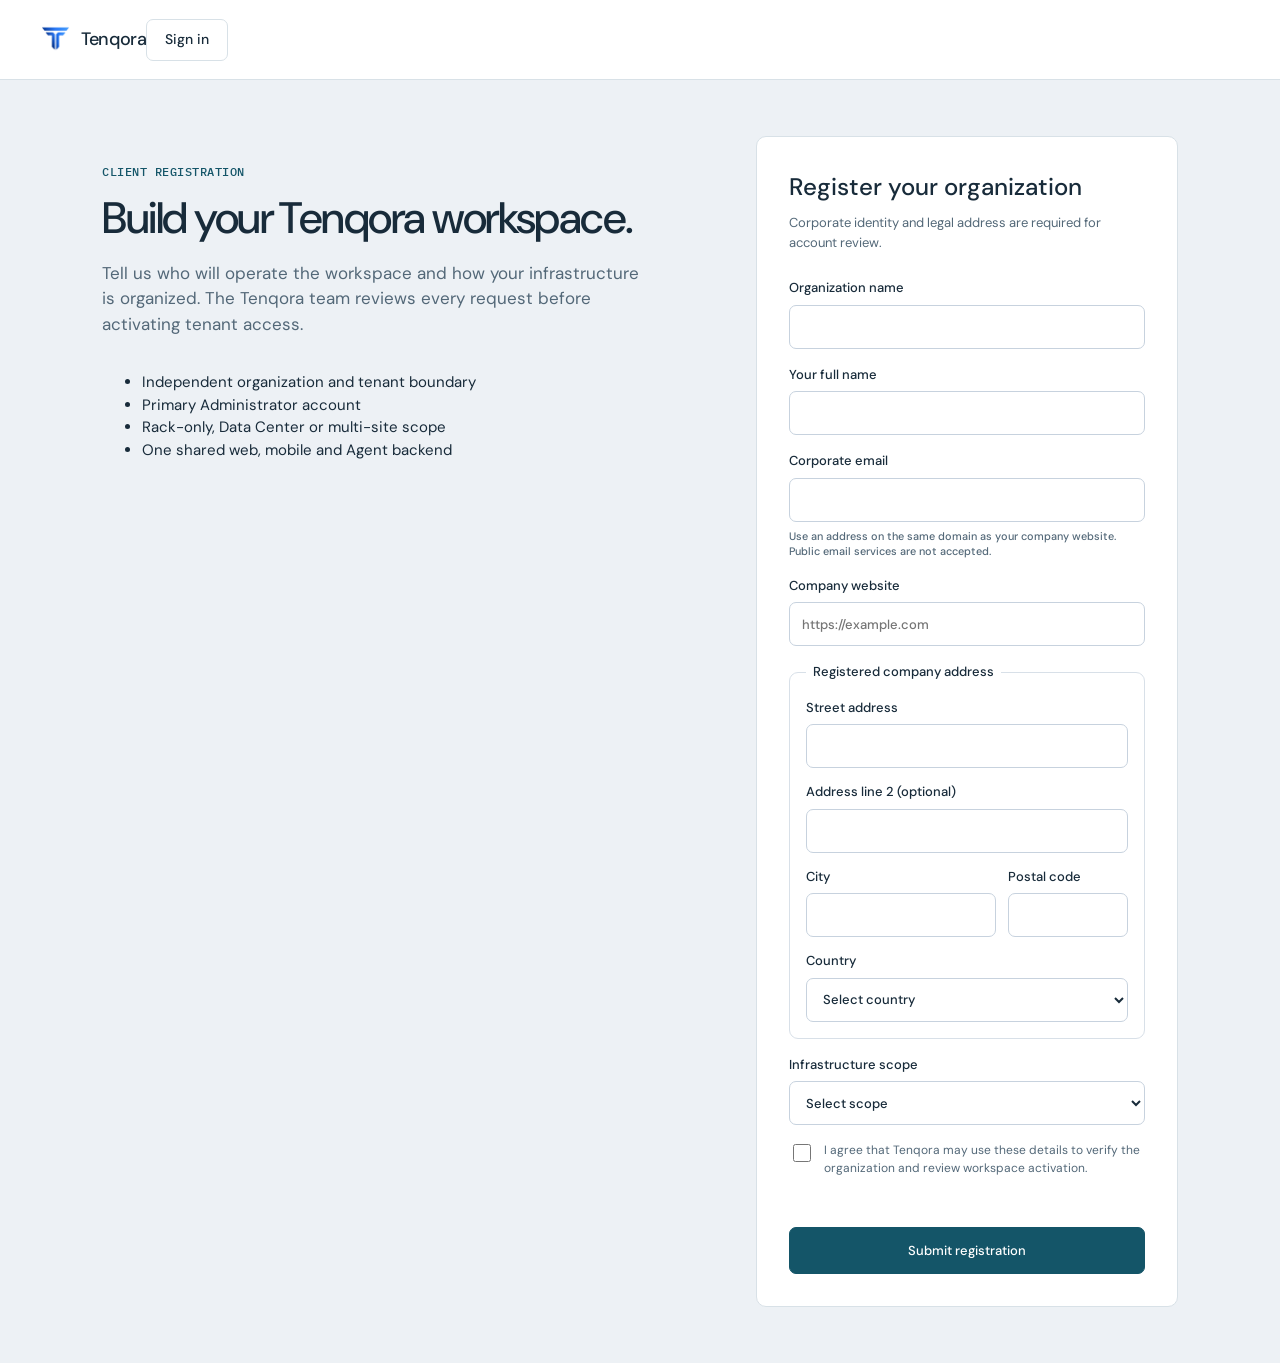
<file: register.html>
<!doctype html>
<html lang="en">
<head>
  <meta charset="utf-8">
  <meta name="viewport" content="width=device-width,initial-scale=1">
  <meta name="description" content="Register your organization for Tenqora.">
  <meta name="theme-color" content="#07111d">
  <link rel="canonical" href="https://tenqora.net/register.html">
  <link rel="manifest" href="site.webmanifest">
  <meta property="og:type" content="website">
  <meta property="og:site_name" content="Tenqora">
  <meta property="og:title" content="Register your organization — Tenqora">
  <meta property="og:description" content="Request a reviewed Tenqora workspace for one Rack, one Data Center or multiple Sites.">
  <meta property="og:url" content="https://tenqora.net/register.html">
  <meta property="og:image" content="https://tenqora.net/assets/product-equipment.png">
  <meta name="twitter:card" content="summary_large_image">
  <meta name="author" content="Tenqora">
  <title>Register · Tenqora</title>
  <link rel="icon" href="assets/tenqora-mark.png?v=2" type="image/png">
  <link rel="preconnect" href="https://fonts.googleapis.com">
  <link rel="preconnect" href="https://fonts.gstatic.com" crossorigin>
  <link href="https://fonts.googleapis.com/css2?family=DM+Sans:wght@400;500;600;700&family=IBM+Plex+Mono:wght@400;500&display=swap" rel="stylesheet">
  <link rel="stylesheet" href="styles.css?v=12">
  <link rel="stylesheet" href="register.css">
<script type="application/ld+json" id="tenqoraStructuredData">{"@context": "https://schema.org", "@graph": [{"@type": "WebPage", "@id": "https://tenqora.net/register.html#webpage", "url": "https://tenqora.net/register.html", "name": "Register · Tenqora", "description": "Register your organization for Tenqora.", "inLanguage": "en", "isPartOf": {"@id": "https://tenqora.net/#website"}}, {"@type": "BreadcrumbList", "itemListElement": [{"@type": "ListItem", "position": 1, "name": "Tenqora", "item": "https://tenqora.net/"}, {"@type": "ListItem", "position": 2, "name": "Register · Tenqora", "item": "https://tenqora.net/register.html"}]}]}</script><link rel="stylesheet" href="design-tokens.css?v=12">
<link rel="stylesheet" href="light-operations.css?v=19">
</head>
<body class="registration-page">
  <header class="site-header"><a class="brand" href="./" aria-label="Tenqora home"><img src="assets/tenqora-mark.png?v=2" alt="" width="34" height="34"><b>Tenqora</b></a><div class="header-actions"><a class="button" href="https://app.tenqora.net/login">Sign in</a></div></header>
  <main id="content" class="registration-main">
    <section class="registration-copy"><p class="eyebrow">Client registration</p><h1>Build your Tenqora workspace.</h1><p>Tell us who will operate the workspace and how your infrastructure is organized. The Tenqora team reviews every request before activating tenant access.</p><ul class="check-list"><li>Independent organization and tenant boundary</li><li>Primary Administrator account</li><li>Rack-only, Data Center or multi-site scope</li><li>One shared web, mobile and Agent backend</li></ul></section>
    <section class="registration-card" aria-labelledby="registration-title"><h2 id="registration-title">Register your organization</h2><p>Corporate identity and legal address are required for account review.</p><form id="registrationForm" class="registration-form"><label><span data-registration-copy="organization">Organization name</span><input name="organizationName" autocomplete="organization" maxlength="160" required></label><label><span data-registration-copy="contact">Your full name</span><input name="contactName" autocomplete="name" maxlength="160" required></label><label><span data-registration-copy="email">Corporate email</span><input name="email" type="email" autocomplete="email" maxlength="254" aria-describedby="corporate-email-help" required><small id="corporate-email-help" data-registration-copy="emailHelp">Use an address on the same domain as your company website. Public email services are not accepted.</small></label><label><span data-registration-copy="website">Company website</span><input name="companyWebsite" type="url" inputmode="url" autocomplete="url" placeholder="https://example.com" maxlength="500" required></label><fieldset><legend data-registration-copy="address">Registered company address</legend><label><span data-registration-copy="street">Street address</span><input name="addressLine1" autocomplete="address-line1" maxlength="200" required></label><label><span data-registration-copy="address2">Address line 2 (optional)</span><input name="addressLine2" autocomplete="address-line2" maxlength="200"></label><div class="registration-address-row"><label><span data-registration-copy="city">City</span><input name="city" autocomplete="address-level2" maxlength="120" required></label><label><span data-registration-copy="postal">Postal code</span><input name="postalCode" autocomplete="postal-code" maxlength="32" required></label></div><label><span data-registration-copy="country">Country</span><select name="country" autocomplete="country-name" required><option value="">Select country</option></select></label></fieldset><label><span>Infrastructure scope</span><select name="infrastructureMode" required><option value="">Select scope</option><option value="RACK_ONLY">One Rack</option><option value="DATA_CENTER">One Data Center</option><option value="MULTI_SITE">Multiple Sites / Data Centers</option></select></label><label class="registration-honeypot" aria-hidden="true"><span>Middle name</span><input name="middleName" tabindex="-1" autocomplete="off"></label><label class="registration-consent"><input name="consent" type="checkbox" required><span data-registration-copy="consent">I agree that Tenqora may use these details to verify the organization and review workspace activation.</span></label><p id="registrationError" class="registration-error" role="alert"></p><button class="button primary large" type="submit">Submit registration</button></form><div id="registrationSuccess" class="registration-success" hidden tabindex="-1"><b>Registration received</b><p>Your request is pending company review. We will use the verified corporate email for the activation process.</p><a class="button primary" href="https://app.tenqora.net/login">Go to sign in</a></div></section>
  </main>
  <script src="seo.js?v=2"></script><script src="register.js?v=2"></script>
</body>
</html>
</file>
<file: styles.css>
:root{--ink:#101b2a;--muted:#718095;--line:#d8e0e9;--line-dark:#2b3b4e;--page:#f4f7fa;--panel:#fff;--blue:#176df2;--blue-light:#79abff;--navy:#07111d;--navy-2:#0b1826;--green:#28b779;--amber:#e7a52d;--red:#ed6574;--radius:10px;--shadow:0 22px 60px rgba(6,20,36,.14);--content:1320px}
.capability-grid .capability-card:nth-child(n+4){grid-column:span 2}
*{box-sizing:border-box}html{scroll-behavior:smooth}body{margin:0;background:#fff;color:var(--ink);font-family:"DM Sans",sans-serif;line-height:1.5}a{color:inherit;text-decoration:none}button,input{font:inherit}img{max-width:100%}.skip-link{position:fixed;z-index:200;top:8px;left:8px;transform:translateY(-160%);padding:9px 13px;border-radius:6px;background:#fff;color:var(--ink)}.skip-link:focus{transform:none}
.site-header{position:sticky;z-index:80;top:0;display:grid;grid-template-columns:auto 1fr auto;align-items:center;height:68px;padding:0 max(24px,calc((100vw - var(--content))/2));border-bottom:1px solid rgba(72,94,119,.3);background:rgba(7,17,29,.92);color:#fff;backdrop-filter:blur(18px)}.brand{display:inline-flex;align-items:center;gap:10px}.brand img{width:31px;height:31px}.brand b{font-size:19px;letter-spacing:-.02em}.top-nav{display:flex;align-items:center;justify-content:center;gap:29px}.top-nav>a,.mega-menu>summary{color:#cad4df;font-size:13px;font-weight:500;cursor:pointer;list-style:none}.top-nav>a:hover,.top-nav>a[aria-current=page],.mega-menu>summary:hover{color:#fff}.mega-menu>summary::-webkit-details-marker{display:none}.mega-menu>summary i{font-size:10px}.mega-panel{position:absolute;top:58px;left:50%;display:grid;grid-template-columns:1.3fr .7fr;width:min(820px,calc(100vw - 48px));padding:18px;transform:translateX(-50%);border:1px solid var(--line-dark);border-radius:12px;background:#0c1927;box-shadow:0 24px 70px rgba(0,0,0,.36)}.mega-panel>div{display:grid;grid-template-columns:1fr 1fr;gap:7px;padding-right:18px}.mega-panel>div>span,.mega-panel aside>span{grid-column:1/-1;margin:2px 0 8px;color:#7890a8;font:600 9px "IBM Plex Mono";letter-spacing:.12em;text-transform:uppercase}.mega-panel>div>a{display:flex;gap:10px;padding:10px;border-radius:7px}.mega-panel>div>a:hover{background:#14263a}.mega-panel a>i{color:var(--blue-light);font-size:19px}.mega-panel a span{display:grid}.mega-panel a b{font-size:12px}.mega-panel a small{color:#8294a8;font-size:9px}.mega-panel aside{padding:19px;border:1px solid #263b50;border-radius:9px;background:#101f2e}.mega-panel aside h3{margin:12px 0 8px;font-size:22px}.mega-panel aside p{color:#95a7b9;font-size:11px}.mega-panel aside a{display:inline-flex;align-items:center;gap:5px;margin-top:15px;color:var(--blue-light);font-size:11px}.header-actions{display:flex;align-items:center;gap:12px}.plain-link{font-size:12px}.button{display:inline-flex;align-items:center;justify-content:center;gap:7px;min-height:39px;padding:0 16px;border:1px solid var(--line);border-radius:7px;background:#fff;color:var(--ink);font-size:12px;font-weight:700;transition:.2s}.button:hover{transform:translateY(-1px);box-shadow:0 8px 24px rgba(11,34,58,.13)}.button.primary{border-color:var(--blue);background:var(--blue);color:#fff}.button.secondary{border-color:#b8c7d6;background:#fff;color:#1a4f9b}.button.outline-light{border-color:#587089;background:transparent;color:#fff}.button.large{min-height:47px;padding:0 21px;font-size:13px}.icon-button{display:grid;place-items:center;width:38px;height:38px;padding:0;border:1px solid #26394c;border-radius:7px;background:transparent;color:#d3deea;cursor:pointer}.icon-button:hover{border-color:#56718c;color:#fff}.menu-toggle{display:none}.mobile-panel{position:fixed;z-index:70;inset:68px 0 auto;background:#0a1724;color:#fff}.mobile-panel nav{display:grid;max-height:calc(100vh - 68px);padding:18px;overflow:auto}.mobile-panel a{padding:13px;border-bottom:1px solid #203246}.mobile-panel .button{margin-top:12px;border:0}
.hero{max-width:none}.hero-command{display:grid;grid-template-columns:minmax(410px,.82fr) minmax(610px,1.18fr);gap:65px;min-height:695px;padding:78px max(24px,calc((100vw - var(--content))/2)) 68px;background:radial-gradient(circle at 74% 38%,#10253d 0,transparent 37%),var(--navy);color:#fff;overflow:hidden}.hero-copy{align-self:center}.eyebrow{margin:0 0 14px;color:var(--blue);font:600 10px "IBM Plex Mono";letter-spacing:.14em;text-transform:uppercase}.hero .eyebrow,.final-cta .eyebrow,.dark-band .eyebrow{color:var(--blue-light)}h1{margin:0;font-size:clamp(52px,5.4vw,78px);line-height:1.02;letter-spacing:-.055em}h1 span{color:#dfe9f6}.hero-lead{max-width:590px;margin:24px 0;color:#b1c0cf;font-size:18px}.button-row{display:flex;flex-wrap:wrap;gap:10px;margin-top:29px}.hero-points{display:flex;flex-wrap:wrap;gap:22px;margin:41px 0 0;padding:0;list-style:none;color:#8fa3b8;font-size:10px}.hero-points li{display:flex;align-items:center;gap:7px}.hero-points i{color:#6da5ff;font-size:17px}.product-window{border:1px solid #33485e;border-radius:11px;background:#0b1724;box-shadow:0 30px 85px rgba(0,0,0,.42);overflow:hidden}.hero-window{align-self:center}.window-bar{display:flex;align-items:center;gap:14px;min-height:42px;padding:0 14px;border-bottom:1px solid #26394b;color:#879bad;font:9px "IBM Plex Mono"}.window-brand{display:flex;align-items:center;gap:5px;color:#dce6f0}.window-brand img{width:17px;height:17px}.window-bar>b{display:flex;align-items:center;gap:6px;margin-left:auto;color:#81cba6;font-weight:500}.window-bar>b i{width:6px;height:6px;border-radius:50%;background:var(--green);box-shadow:0 0 10px #3bd091}.window-nav{display:flex;gap:3px;padding:7px 12px;border-bottom:1px solid #26394b}.window-nav button{padding:7px 11px;border:0;border-radius:5px;background:transparent;color:#8396aa;font-size:9px;cursor:pointer}.window-nav button.active{background:#132a43;color:#8bb9ff}.product-preview{height:365px;background:#e8edf2;overflow:hidden}.product-preview img{width:100%;height:100%;object-fit:cover;object-position:left top;transition:opacity .14s}.product-preview img.changing{opacity:.25}.window-facts{display:grid;grid-template-columns:repeat(4,1fr);gap:1px;background:#24364a}.window-facts>div{display:grid;padding:13px;background:#0c1926}.window-facts small{color:#71869a;font-size:8px}.window-facts b{margin:3px 0;color:#fff;font-size:15px}.window-facts span{color:#8094a7;font-size:8px}.window-facts .state.live{color:#6ed1a2}
.proof-band{display:grid;grid-template-columns:repeat(5,1fr);max-width:var(--content);margin:0 auto;padding:26px 0;border-bottom:1px solid var(--line)}.proof-band>div{display:flex;align-items:center;gap:11px;padding:0 24px;border-left:1px solid var(--line)}.proof-band>div:first-child{border:0}.proof-band i{color:#5f7893;font-size:20px}.proof-band span{display:grid;color:var(--muted);font-size:9px}.proof-band b{color:var(--ink);font-size:17px}.section{max-width:var(--content);margin:0 auto;padding:76px 0}.section.revealed,.proof-band.revealed,.final-cta.revealed{opacity:1;transform:none}.section-intro{padding-bottom:46px}.section-intro>h2,.section-head h2,.story-copy h2,.page-hero h1,.page-section h2,.final-cta h2{margin:0;font-size:clamp(36px,4.2vw,60px);line-height:1.08;letter-spacing:-.045em}.section-intro>p:last-of-type,.story-copy>p,.page-hero p,.page-section>p,.section-head p{max-width:760px;color:var(--muted);font-size:16px}.principle-grid{display:grid;grid-template-columns:repeat(4,1fr);gap:30px;margin-top:48px}.principle-grid article{padding-top:18px;border-top:1px solid var(--line)}.principle-grid i{color:#647c94;font-size:24px}.principle-grid h3{margin:18px 0 6px;font-size:16px}.principle-grid p{margin:0;color:var(--muted);font-size:11px}.capability-grid{display:grid;grid-template-columns:repeat(3,1fr);gap:12px;padding-top:55px}.capability-card{display:flex;flex-direction:column;min-height:490px;padding:25px;border:1px solid var(--line-dark);border-radius:9px;background:var(--navy-2);color:#fff;transition:.22s}.capability-card:hover{transform:translateY(-4px);border-color:#486583;box-shadow:0 16px 45px rgba(7,22,38,.18)}.card-label{color:#67a3ff;font:600 9px "IBM Plex Mono";letter-spacing:.11em;text-transform:uppercase}.capability-card h2{min-height:88px;margin:12px 0 25px;font-size:28px;line-height:1.13;letter-spacing:-.035em}.capability-card>p{color:#91a4b7;font-size:12px}.capability-card .text-link{margin-top:auto}.text-link{display:inline-flex;align-items:center;gap:7px;color:var(--blue);font-size:11px;font-weight:700}.capability-card .text-link{color:#71a8ff}.route-graphic{display:grid;grid-template-columns:1fr 36px 84px 36px 1fr;align-items:center;height:172px;padding:16px;border:1px solid #263a50;border-radius:7px;background:#0a1520}.route-graphic span{display:grid}.route-graphic b{font-size:8px}.route-graphic small{color:#72869a;font-size:6px}.route-graphic i{height:1px;background:#2e82ff}.route-graphic strong{display:grid;place-items:center;height:58px;border:1px solid var(--blue);border-radius:5px;font-size:7px;text-align:center}.asset-table{display:grid;border:1px solid #263a50;border-radius:7px;overflow:hidden}.asset-table>div{display:grid;grid-template-columns:1fr .8fr .8fr;gap:8px;padding:11px;border-bottom:1px solid #263a50;color:#afbdca;font-size:8px}.asset-table>div:first-child{color:#6e8297;font:600 7px "IBM Plex Mono"}.asset-table>div:last-child{border:0}.asset-table em{color:#52c88b;font-style:normal}.asset-table em.warning{color:#efb955}.chart-stack{display:grid;gap:8px}.chart-stack>div{padding:12px;border:1px solid #263a50;border-radius:7px}.chart-stack span{color:#788ca0;font-size:8px}.sparkline{display:block;width:100%;height:73px}.product-story{display:grid;grid-template-columns:.72fr 1.28fr;gap:70px}.story-copy{align-self:center}.story-list{display:grid;border-top:1px solid var(--line)}.story-list>a{display:grid;grid-template-columns:44px 1fr 24px;align-items:center;gap:13px;padding:20px 8px;border-bottom:1px solid var(--line);transition:.2s}.story-list>a:hover{padding-left:15px;background:#f7f9fb}.story-list>a>i:first-child{display:grid;place-items:center;width:40px;height:40px;border:1px solid var(--line);border-radius:7px;color:var(--blue);font-size:21px}.story-list span{display:grid}.story-list small{color:var(--muted);font-size:10px}.section-head{display:flex;align-items:end;justify-content:space-between;gap:30px}.explore-columns{display:grid;grid-template-columns:1fr 1fr;gap:40px;margin-top:45px;padding:35px;border:1px solid var(--line);border-radius:10px;background:var(--page)}.explore-columns h3{font-size:12px}.link-grid{display:grid;grid-template-columns:repeat(2,1fr);gap:7px}.link-grid a{padding:12px;border:1px solid #dce4ec;border-radius:6px;background:#fff;font-size:11px}.link-grid a:hover{border-color:#9abcef;color:var(--blue)}.final-cta{padding:105px max(24px,calc((100vw - var(--content))/2));background:var(--navy);color:#fff;text-align:center}.final-cta h2{max-width:850px;margin:0 auto}.final-cta>p:not(.eyebrow){color:#95a7b9}.final-cta .button-row{justify-content:center}
.site-footer{display:grid;grid-template-columns:1.6fr repeat(4,1fr);gap:42px;padding:70px max(24px,calc((100vw - var(--content))/2)) 32px;background:#08131f;color:#fff}.site-footer>div{display:grid;align-content:start;gap:8px}.site-footer>div>b{margin-bottom:9px;color:#dbe5ef;font-size:10px}.site-footer p,.site-footer a{color:#8295a8;font-size:10px}.site-footer a:hover{color:#fff}.site-footer small{display:flex;justify-content:space-between;grid-column:1/-1;margin-top:35px;padding-top:20px;border-top:1px solid #243548;color:#64788b;font-size:9px}.site-footer small span{display:flex;gap:22px}.search-dialog{width:min(650px,calc(100vw - 28px));padding:0;border:1px solid var(--line);border-radius:10px;box-shadow:0 30px 90px rgba(4,17,31,.35)}.search-dialog::backdrop{background:rgba(3,12,22,.72);backdrop-filter:blur(4px)}.search-dialog header{display:grid;grid-template-columns:28px 1fr 38px;align-items:center;padding:10px 12px;border-bottom:1px solid var(--line)}.search-dialog input{min-width:0;padding:9px;border:0;outline:0}.search-dialog button{display:grid;place-items:center;width:34px;height:34px;border:0;background:transparent;cursor:pointer}.search-dialog #searchResults{display:grid;max-height:420px;padding:8px;overflow:auto}.search-dialog #searchResults>a{display:flex;align-items:center;justify-content:space-between;padding:13px;border-radius:7px}.search-dialog #searchResults>a:hover{background:var(--page)}.search-dialog #searchResults span{display:grid}.search-dialog small{color:var(--muted);font-size:10px}
.page-hero{padding:94px max(24px,calc((100vw - var(--content))/2));background:var(--navy);color:#fff}.page-hero .page-kicker{display:flex;align-items:center;gap:8px;color:#75a9ff;font:600 10px "IBM Plex Mono";letter-spacing:.12em;text-transform:uppercase}.page-hero h1{max-width:920px;margin-top:18px}.page-hero>p{max-width:730px;color:#aab9c9;font-size:17px}.page-hero .button-row{margin-top:30px}.page-visual{margin-top:54px;border:1px solid #32465b;border-radius:10px;background:#0c1926;box-shadow:var(--shadow);overflow:hidden}.page-visual img{display:block;width:100%;max-height:590px;object-fit:cover;object-position:left top}.page-section{max-width:var(--content);margin:0 auto;padding:95px 0}.page-section.tinted-wrap{max-width:none;padding-left:max(24px,calc((100vw - var(--content))/2));padding-right:max(24px,calc((100vw - var(--content))/2));background:var(--page)}.feature-rows{display:grid;grid-template-columns:repeat(3,1fr);gap:12px;margin-top:42px}.feature-rows article{padding:24px;border:1px solid var(--line);border-radius:8px;background:#fff}.feature-rows i{color:var(--blue);font-size:25px}.feature-rows h3{margin:28px 0 8px}.feature-rows p{color:var(--muted);font-size:11px}.data-panel{margin-top:42px;border:1px solid var(--line);border-radius:10px;overflow:hidden}.data-panel header{display:flex;align-items:center;justify-content:space-between;padding:18px 22px;border-bottom:1px solid var(--line)}.data-panel header span{color:var(--muted);font-size:10px}.data-table{width:100%;border-collapse:collapse;font-size:11px}.data-table th,.data-table td{padding:14px 18px;border-bottom:1px solid var(--line);text-align:left}.data-table th{color:var(--muted);font:600 8px "IBM Plex Mono";letter-spacing:.06em}.data-table tr:last-child td{border:0}.pill{display:inline-flex;padding:4px 7px;border-radius:99px;background:#e9f7f0;color:#228253;font-size:8px}.pill.warning{background:#fff4dc;color:#9e6b0d}.dark-band{max-width:none;padding:90px max(24px,calc((100vw - var(--content))/2));background:var(--navy);color:#fff}.dark-band-inner{display:grid;grid-template-columns:.6fr 1.4fr;gap:70px;max-width:var(--content);margin:auto}.dark-band p{color:#94a7ba}.process{display:grid;grid-template-columns:repeat(5,1fr);gap:7px;margin-top:40px}.process article{padding:18px;border:1px solid #2f4357;border-radius:8px;background:#0c1b2a}.process span{color:#69a4ff;font:600 9px "IBM Plex Mono"}.process h3{font-size:14px}.process p{font-size:10px}.split-content{display:grid;grid-template-columns:1fr 1fr;gap:65px;align-items:center}.split-content img{width:100%;border:1px solid var(--line);border-radius:10px;box-shadow:var(--shadow)}.bullet-list{display:grid;gap:12px;padding:0;list-style:none}.bullet-list li{display:flex;gap:10px;color:#425368;font-size:13px}.bullet-list i{color:var(--blue);font-size:18px}
@media(max-width:1100px){.site-header{padding:0 22px}.top-nav{display:none}.menu-toggle{display:grid}.hero-command{grid-template-columns:1fr;padding:70px 28px}.hero-copy{max-width:800px}.hero-window{width:min(900px,100%)}.proof-band{grid-template-columns:repeat(3,1fr);padding:22px}.proof-band>div:nth-child(4){border-left:0}.section,.page-section{padding-left:28px;padding-right:28px}.capability-grid{grid-template-columns:1fr}.capability-card{min-height:440px}.principle-grid{grid-template-columns:repeat(2,1fr)}.site-footer{grid-template-columns:repeat(3,1fr)}.footer-brand{grid-column:1/-1}.dark-band-inner,.split-content{grid-template-columns:1fr}.process{grid-template-columns:repeat(3,1fr)}}
@media(max-width:700px){.site-header{height:62px}.header-actions>.plain-link,.header-actions>.button{display:none}.icon-button{width:44px;height:44px}.mobile-panel{inset:62px 0 auto}.hero-command{padding:55px 20px}.hero-command h1{font-size:46px}.hero-lead{font-size:15px}.hero-points{display:grid}.product-preview{height:260px}.window-facts{grid-template-columns:1fr 1fr}.proof-band{grid-template-columns:1fr 1fr}.proof-band>div{padding:12px;border:0}.section,.page-section{padding:72px 20px}.principle-grid,.feature-rows{grid-template-columns:1fr}.product-story{grid-template-columns:1fr}.capability-card{padding:20px}.route-graphic{grid-template-columns:1fr 22px 70px 22px 1fr}.explore-columns{grid-template-columns:1fr;padding:20px}.link-grid{grid-template-columns:1fr}.section-head{display:grid}.site-footer{grid-template-columns:1fr 1fr;padding:55px 20px 25px}.footer-brand{grid-column:1/-1}.site-footer small{display:grid;gap:12px}.page-hero{padding:68px 20px}.page-hero h1{font-size:44px}.dark-band{padding:70px 20px}.process{grid-template-columns:1fr}.data-panel{overflow:auto}.data-table{min-width:720px}.product-window{border-radius:8px}}
.mobile-panel{inset:68px 0 0;display:grid;grid-template-columns:1fr min(390px,92vw);background:transparent}.mobile-panel[hidden]{display:none}.mobile-backdrop{border:0;background:rgba(3,12,22,.64);cursor:pointer}.mobile-panel nav{align-content:start;background:#0a1724}.not-found-hero{min-height:calc(100vh - 68px)}

.explore-brand{display:flex;align-items:center;gap:8px}.explore-brand img{width:18px;height:18px}
.site-breadcrumbs{display:flex;align-items:center;gap:8px;margin:0 0 24px;color:#aab9ca;font-size:13px;font-weight:600}.site-breadcrumbs a{color:#d9e7f7;text-decoration:none}.site-breadcrumbs a:hover{text-decoration:underline}.site-breadcrumbs i{font-style:normal;color:#647991}.site-breadcrumbs span{color:#fff}
@media(max-width:700px){.mobile-panel{inset:62px 0 0;grid-template-columns:1fr min(350px,92vw)}.mobile-panel nav{max-height:calc(100vh - 62px)}}
@media(prefers-reduced-motion:reduce){*{scroll-behavior:auto!important;transition:none!important}.section,.proof-band,.final-cta{opacity:1;transform:none}}

:where(a,button,input,select,summary):focus-visible{outline:3px solid #8cb8ff;outline-offset:3px}.mobile-menu-open{overflow:hidden}

@media(max-width:700px){
  .site-header{padding:0 16px}.brand b{font-size:18px}.header-actions{gap:8px}.mobile-panel nav{padding:12px 16px 24px}.mobile-panel a{display:flex;align-items:center;min-height:48px;padding:0 12px;font-size:15px}.mobile-panel a[aria-current=page]{border-left:2px solid var(--blue-light);background:#102238;color:#fff}.mobile-panel .button{min-height:48px}
  .hero-command{gap:38px;min-height:0;padding:44px 16px 48px}.hero-command h1{font-size:clamp(38px,12vw,46px);line-height:1.01}.hero-lead{margin:20px 0;font-size:16px;line-height:1.55}.button-row{display:grid;grid-template-columns:1fr 1fr;width:100%}.button-row .button{min-width:0;padding-inline:12px}.hero-points{gap:14px;margin-top:28px;font-size:12px}.hero-points li{min-height:28px}.window-bar{padding:0 10px;font-size:8px}.window-bar>span:nth-child(2){display:none}.window-nav{display:grid;grid-template-columns:repeat(3,1fr);padding:5px 7px}.window-nav button{min-height:44px;font-size:11px}.product-preview{height:auto;aspect-ratio:16/9}.window-facts>div{min-height:76px;padding:12px}.window-facts small,.window-facts span{font-size:10px}.window-facts b{font-size:16px}
  .proof-band>div{min-height:82px;padding:14px;background:#0a1724}.proof-band span{font-size:11px}.proof-band b{font-size:18px}
  .section,.page-section{padding:58px 16px}.section-intro{padding-bottom:28px}.section-intro>h2,.section-head h2,.story-copy h2,.page-hero h1,.page-section h2,.final-cta h2{font-size:clamp(34px,10vw,42px)}.section-intro>p:last-of-type,.story-copy>p,.page-hero p,.page-section>p,.section-head p{font-size:15px;line-height:1.6}.principle-grid{gap:0;margin-top:34px}.principle-grid article{padding:20px 0}.principle-grid h3{margin:12px 0 6px;font-size:17px}.principle-grid p{font-size:14px;line-height:1.55}
  .capability-grid{gap:12px;padding-top:28px}.capability-card{min-height:0;padding:20px}.capability-card h2{min-height:0;margin:12px 0 20px;font-size:27px}.capability-card>p{font-size:14px;line-height:1.55}.capability-card .text-link,.text-link{min-height:44px;font-size:13px}.route-graphic{height:150px;padding:12px}.asset-table>div{padding:12px 9px;font-size:10px}.asset-table>div:first-child{font-size:9px}.chart-stack span{font-size:10px}
  .explore-columns{gap:28px;margin-top:28px;padding:16px}.explore-columns h3{font-size:14px}.link-grid a{display:flex;align-items:center;min-height:46px;padding:12px;font-size:13px}
  .page-hero{padding:54px 16px 58px}.page-hero h1{font-size:clamp(38px,11vw,44px)}.page-hero>p{font-size:16px}.page-visual{margin-top:36px}.page-visual img{min-height:190px;object-fit:cover}.feature-rows{gap:10px;margin-top:30px}.feature-rows article{padding:20px}.feature-rows h3{margin:18px 0 8px}.feature-rows p{font-size:14px;line-height:1.55}.dark-band{padding:58px 16px}.dark-band p,.process p{font-size:14px}.process article{padding:18px}.process h3{font-size:16px}.bullet-list li{font-size:14px;line-height:1.55}.data-panel{margin-top:30px}.data-panel header{align-items:flex-start;flex-direction:column;gap:6px;padding:16px}.data-panel header span{font-size:12px}
  .final-cta{padding:68px 16px}.final-cta .button-row{max-width:520px;margin-inline:auto}.site-footer{gap:34px 20px;padding:48px 16px 24px}.site-footer>div>b{font-size:12px}.site-footer p,.site-footer a{font-size:13px;line-height:1.55}.site-footer small{font-size:11px}.site-footer small span{flex-wrap:wrap;gap:16px}
  .search-dialog{width:100%;max-width:none;margin:auto 0 0;border-width:1px 0 0;border-radius:14px 14px 0 0}.search-dialog header{grid-template-columns:24px 1fr 44px;padding:12px 14px}.search-dialog input{font-size:16px}.search-dialog button{width:44px;height:44px}.search-dialog #searchResults{max-height:min(62vh,520px);padding:8px 12px 20px}.search-dialog #searchResults>a{min-height:60px;padding:12px}.search-dialog small{font-size:12px}
}

@media(max-width:360px){.hero-command h1{font-size:36px}.button-row{grid-template-columns:1fr}.proof-band{grid-template-columns:1fr}.site-footer{grid-template-columns:1fr}.site-footer>div{padding-bottom:8px}.route-graphic{grid-template-columns:1fr 14px 64px 14px 1fr;padding:8px}.route-graphic strong{height:52px}.route-graphic small{display:none}}

.asset-department-map{display:grid;grid-template-columns:repeat(3,1fr);gap:12px;margin-top:46px}.asset-department-map article{display:grid;min-height:150px;align-content:center;justify-items:center;padding:22px;border:1px solid var(--line);border-radius:10px;background:#fff;text-align:center}.asset-department-map article i{margin-bottom:14px;color:var(--blue);font-size:26px}.asset-department-map article small{margin-top:5px;color:var(--muted);font-size:10px}.asset-department-map .asset-hub{border-color:#2479dd;background:var(--navy);color:#fff}.asset-department-map .asset-hub span{color:#69a8f4;font:600 9px "IBM Plex Mono";letter-spacing:.12em;text-transform:uppercase}.asset-department-map .asset-hub strong{margin-top:8px;font-size:24px}.asset-department-map .asset-hub small{color:#9fb2c5}.asset-workflow-section .section-head>p{max-width:420px}.asset-workflow{display:grid;grid-template-columns:1fr 28px 1fr 28px 1fr 28px 1fr 28px 1fr;align-items:center;gap:8px;margin-top:48px}.asset-workflow>i{color:#91a1b2;text-align:center}.asset-workflow article{display:grid;min-height:210px;align-content:start;padding:20px;border:1px solid var(--line);border-radius:10px;background:#fff}.asset-workflow article span{color:var(--blue);font:600 9px "IBM Plex Mono"}.asset-workflow article i{margin:34px 0 16px;color:#546f89;font-size:25px}.asset-workflow article b{font-size:15px}.asset-workflow article small{margin-top:7px;color:var(--muted);font-size:10px;line-height:1.5}.asset-relation-grid{display:grid;grid-template-columns:repeat(2,1fr);gap:12px;margin-top:44px}.asset-relation-grid article{padding:28px;border:1px solid var(--line);border-radius:10px;background:#fff}.asset-relation-grid article>i{color:var(--blue);font-size:27px}.asset-relation-grid h3{margin:18px 0 7px}.asset-relation-grid p{color:var(--muted);font-size:12px}.asset-relation-grid code{display:block;margin-top:22px;padding-top:16px;border-top:1px solid var(--line);color:#49647e;font:500 10px "IBM Plex Mono"}
@media(max-width:1100px){.asset-workflow{grid-template-columns:1fr 18px 1fr 18px 1fr}.asset-workflow article:nth-of-type(n+4),.asset-workflow>i:nth-of-type(n+4){margin-top:14px}.asset-workflow{display:flex;flex-wrap:wrap}.asset-workflow article{flex:1 1 28%}.asset-workflow>i{flex:0 0 18px}.asset-workflow>i:nth-of-type(3){display:none}}
@media(max-width:700px){.asset-department-map,.asset-relation-grid{grid-template-columns:1fr}.asset-department-map article{min-height:125px}.asset-workflow{display:grid;grid-template-columns:1fr}.asset-workflow article{min-height:0}.asset-workflow>i{transform:rotate(90deg)}}

/* Public product depth: Monitoring, Network Management, Telegram and live Connectivity */
.capability-grid{grid-template-columns:repeat(6,1fr)}.capability-card{grid-column:span 2}.capability-card:nth-child(n+4){grid-column:span 3}.network-mini{display:grid;grid-template-columns:repeat(3,1fr);gap:7px}.network-mini span{display:grid;min-height:116px;align-content:center;justify-items:center;padding:12px;border:1px solid #263a50;border-radius:7px;background:#0a1520;text-align:center}.network-mini i{margin-bottom:10px;color:#6fa8ff;font-size:22px}.network-mini b{font-size:10px}.network-mini small{margin-top:4px;color:#72869a;font-size:8px}.message-mini{display:grid;gap:8px}.message-mini>div{display:flex;align-items:center;gap:11px;padding:14px;border:1px solid #263a50;border-radius:7px;background:#0a1520}.message-mini i{color:#6fa8ff;font-size:22px}.message-mini span{display:grid}.message-mini b{font-size:10px}.message-mini small{color:#72869a;font-size:8px}
.intelligence-mini{display:grid;grid-template-columns:1fr 24px 1fr 24px 1fr;align-items:center;gap:4px;min-height:145px;padding:16px;border:1px solid #263a50;border-radius:7px;background:#0a1520}.intelligence-mini>span{display:grid;justify-items:center;gap:9px;text-align:center}.intelligence-mini>span i{color:#6fa8ff;font-size:24px}.intelligence-mini>span b{font-size:9px}.intelligence-mini>i{color:#466784;font-size:14px}.intelligence-map{display:grid;grid-template-columns:1fr 28px 1fr 28px 1fr 28px 1fr;align-items:center;gap:8px;max-width:1050px;margin-top:54px;padding:24px;border:1px solid #31475c;border-radius:11px;background:#0b1826;box-shadow:var(--shadow)}.intelligence-map>article{position:relative;display:grid;min-height:150px;align-content:center;justify-items:center;padding:20px;border:1px solid #2a4157;border-radius:8px;background:#0d1d2c;text-align:center}.intelligence-map article span{position:absolute;top:12px;right:13px;color:#536f8a;font:600 8px "IBM Plex Mono"}.intelligence-map article i{margin-bottom:16px;color:#73aaff;font-size:29px}.intelligence-map article b{font-size:14px}.intelligence-map article small{margin-top:6px;color:#7289a0;font:8px "IBM Plex Mono"}.intelligence-map>i{color:#5d83a9}.relationship-stack{display:grid;gap:8px}.relationship-stack article{display:grid;gap:6px;padding:19px 21px;border-left:3px solid #6fa8ff;background:#0c1b2a}.relationship-stack span{color:#6fa8ff;font:600 8px "IBM Plex Mono";letter-spacing:.08em}.relationship-stack b{font-size:14px}.relationship-stack small{color:#7f94aa;font-size:10px}.intelligence-status-grid{display:grid;grid-template-columns:repeat(3,1fr);gap:12px;margin-top:42px}.intelligence-status-grid article{padding:25px;border:1px solid var(--line);border-radius:9px;background:#fff}.intelligence-status-grid h3{margin:22px 0 12px}.intelligence-status-grid ul{display:grid;gap:9px;margin:0;padding-left:18px;color:var(--muted);font-size:11px}
.preview-tabs{display:flex;gap:6px;padding:8px;border-bottom:1px solid var(--line)}.preview-tabs button{min-height:40px;padding:0 14px;border:1px solid transparent;border-radius:6px;background:transparent;color:var(--muted);font-size:11px;font-weight:700;cursor:pointer}.preview-tabs button:hover{background:#eef3f8;color:var(--ink)}.preview-tabs button.active{border-color:#b9d0ef;background:#e8f1ff;color:#145ebd}
.monitoring-preview{max-width:980px;margin-top:54px;border:1px solid #31475c;border-radius:11px;background:#0b1826;box-shadow:var(--shadow);overflow:hidden}.monitoring-preview .preview-tabs{border-color:#293d51}.monitoring-preview .preview-tabs button:hover{background:#12273c;color:#fff}.monitoring-preview .preview-tabs button.active{border-color:#365f91;background:#102a46;color:#82b5ff}.monitoring-preview-body{display:grid;grid-template-columns:.7fr 1.3fr;gap:40px;align-items:center;min-height:265px;padding:34px}.monitoring-preview-body small{color:#6d8297;font:600 8px "IBM Plex Mono";letter-spacing:.08em}.monitoring-preview-body h2{margin:16px 0 8px;font-size:21px}.monitoring-preview-body strong{display:block;font-size:38px;letter-spacing:-.04em}.monitoring-preview-body p{margin:5px 0 0;color:#82a0bd;font:10px "IBM Plex Mono"}.monitoring-preview-body canvas{width:100%;height:190px}.monitoring-preview footer{display:flex;gap:24px;padding:15px 34px;border-top:1px solid #293d51;color:#8499ad;font-size:10px}.monitoring-preview footer span{display:flex;align-items:center;gap:6px}.monitoring-preview footer i{color:#68bc92}
.evidence-steps{display:grid;grid-template-columns:repeat(4,1fr);gap:10px;margin-top:44px}.evidence-steps article{position:relative;min-height:215px;padding:24px;border:1px solid var(--line);border-radius:9px}.evidence-steps article:not(:last-child)::after{position:absolute;z-index:2;top:42px;right:-16px;display:grid;place-items:center;width:30px;height:30px;border:1px solid var(--line);border-radius:50%;background:#fff;color:var(--blue);font-family:"Phosphor";content:"\E06C"}.evidence-steps span{color:var(--blue);font:600 9px "IBM Plex Mono"}.evidence-steps i{display:block;margin:32px 0 12px;color:#5d748d;font-size:25px}.evidence-steps h3{margin:0 0 7px}.evidence-steps p{color:var(--muted);font-size:11px}.source-matrix{display:grid;grid-template-columns:1fr 1fr;gap:9px}.source-matrix article{padding:22px;border:1px solid #2f4357;border-radius:8px;background:#0c1b2a}.source-matrix i{color:#6fa8ff;font-size:25px}.source-matrix h3{margin:18px 0 6px}.source-matrix p{margin:0;color:#94a7ba;font-size:11px}.source-matrix small{display:block;margin-top:17px;padding-top:12px;border-top:1px solid #26394c;color:#658097;font:9px "IBM Plex Mono"}.feature-rows-six{grid-template-columns:repeat(3,1fr)}.roadmap-grid{display:grid;grid-template-columns:repeat(3,1fr);gap:12px;margin-top:42px}.roadmap-grid article{padding:25px;border:1px solid var(--line);border-radius:9px;background:#fff}.roadmap-grid h3{margin:22px 0 12px}.roadmap-grid ul{display:grid;gap:9px;margin:0;padding-left:18px;color:var(--muted);font-size:11px}.pill.planned{background:#eef0f5;color:#5a6678}
.connectivity-demo{--route-blue:#1769e0;margin-top:42px;border:1px solid var(--line);border-radius:11px;background:#fff;box-shadow:0 20px 55px rgba(18,41,68,.09);overflow:hidden}.connection-canvas{position:relative;display:grid;grid-template-columns:minmax(210px,240px) minmax(44px,1fr) 148px minmax(44px,1fr) minmax(210px,240px);grid-template-rows:140px 140px;align-items:center;gap:16px 0;min-height:0;padding:34px;background:#f7f9fc}.endpoint,.route-component{position:relative;z-index:3;box-sizing:border-box;border:1px solid #bdcad6;border-radius:8px;background:#fff;box-shadow:none}.endpoint{display:grid;grid-template-rows:auto auto auto 1fr;min-height:140px;padding:12px 14px 11px}.endpoint header{display:flex;align-items:center;justify-content:space-between;gap:8px;margin-bottom:9px}.endpoint small,.route-component small{color:#68798a;font:650 8px/1.2 "IBM Plex Mono";letter-spacing:.06em}.endpoint-state{padding:3px 6px;border:1px solid #bfd0e0;border-radius:4px;color:#4d6479!important;font:600 7px/1 "IBM Plex Mono"}.endpoint-identity{display:grid;gap:3px}.endpoint b,.route-component b{color:#182230;font-size:12px;font-weight:650;line-height:1.2}.endpoint span,.route-component span{color:#68798a;font-size:8px}.endpoint-optic{display:flex;align-items:center;gap:6px;margin-top:10px;padding:6px 7px;border:1px solid #d5e0e9;border-radius:5px}.endpoint-optic strong{color:#2b4258;font:650 7px/1 "IBM Plex Mono"}.endpoint footer{align-self:end;margin-top:9px;color:#7b8c9e;font:500 7px/1.2 "IBM Plex Mono"}.endpoint.source{grid-column:1;grid-row:1/3}.endpoint.remote{grid-column:5}.endpoint.primary{grid-row:1}.endpoint.branch{grid-row:2}.endpoint-terminals{position:absolute;top:50%;display:grid;gap:4px;transform:translateY(-50%)}.source .endpoint-terminals{right:-9px}.remote .endpoint-terminals{left:-9px}.terminal,.route-component em{display:grid;place-items:center;box-sizing:border-box;width:18px;height:18px;border:1px solid var(--route-blue);border-radius:3px;background:#fff;color:#125dbd;font:700 7px/1 "IBM Plex Mono";font-style:normal}.route-component{grid-column:3;grid-row:1/3;display:grid;place-content:center;place-items:center;gap:6px;width:148px;min-height:116px;padding:16px 22px;text-align:center}.route-component b{font-size:11px}.route-component>span{max-width:100px;line-height:1.35}.route-component em{position:absolute}.route-component .in{top:50%;left:-9px;transform:translateY(-50%)}.route-component .out-one{top:27px;right:-9px}.route-component .out-two{right:-9px;bottom:27px}.route-component .path-in{top:50%;left:-9px;display:none;transform:translateY(-50%)}.route-component .path-out{top:50%;right:-9px;display:none;transform:translateY(-50%)}.route-line{z-index:1;height:1px;background:var(--route-blue)}.route-a{grid-column:2;grid-row:1/3}.route-b{grid-column:4;grid-row:1;transform:rotate(-6deg);transform-origin:left}.route-c{grid-column:4;grid-row:2;transform:rotate(6deg);transform-origin:left}.demo-explanation{display:grid;grid-template-columns:24px 1fr auto;align-items:center;gap:10px;padding:16px 22px;border-top:1px solid var(--line)}.demo-explanation>i{color:var(--blue);font-size:19px}.demo-explanation p{margin:0;font-size:11px}.demo-explanation span{color:var(--muted);font-size:9px}.connectivity-demo:not([data-mode=splitter]) .endpoint.branch,.connectivity-demo:not([data-mode=splitter]) .route-c,.connectivity-demo:not([data-mode=splitter]) .splitter-port{display:none}.connectivity-demo:not([data-mode=splitter]) .route-b{grid-row:1/3;transform:none}.connectivity-demo:not([data-mode=splitter]) .route-component .path-port{display:grid}.connectivity-demo[data-mode=direct] .route-component,.connectivity-demo[data-mode=dac] .route-component{min-height:84px}.connectivity-demo[data-mode=copper] .route-component{border-style:dashed}.compatibility-grid{display:grid;grid-template-columns:repeat(3,1fr);gap:12px;margin-top:42px}.compatibility-grid article{padding:25px;border:1px solid var(--line);border-radius:9px;background:#fff}.compatibility-grid i{color:var(--blue);font-size:25px}.compatibility-grid h3{margin:20px 0 7px}.compatibility-grid p{margin:0;color:var(--muted);font-size:11px}
.network-command{max-width:1050px;margin-top:54px;border:1px solid #31475c;border-radius:11px;background:#0b1826;box-shadow:var(--shadow);overflow:hidden}.network-command header{display:flex;align-items:center;justify-content:space-between;padding:15px 20px;border-bottom:1px solid #293d51;color:#879bad;font:9px "IBM Plex Mono"}.network-command header b{display:flex;align-items:center;gap:7px;color:#78c79f;font-weight:500}.network-command header i{width:7px;height:7px;border-radius:50%;background:#28b779}.network-command-grid{display:grid;grid-template-columns:repeat(4,1fr);gap:1px;background:#293d51}.network-command-grid article{display:grid;padding:22px;background:#0c1b2a}.network-command-grid small{color:#6c8297;font:600 8px "IBM Plex Mono"}.network-command-grid b{margin:9px 0 4px}.network-command-grid span{color:#7e94aa;font-size:9px}.network-proof{border-top:1px solid var(--line)}.access-path-grid{display:grid;grid-template-columns:1fr 1fr;gap:9px}.access-path-grid article{position:relative;padding:22px;border:1px solid #2f4357;border-radius:8px;background:#0c1b2a}.access-path-grid span{position:absolute;top:15px;right:17px;color:#57718a;font:600 8px "IBM Plex Mono"}.access-path-grid i{color:#6fa8ff;font-size:25px}.access-path-grid h3{margin:20px 0 7px}.access-path-grid p{margin:0;color:#94a7ba;font-size:11px}.operation-layers{display:grid;grid-template-columns:repeat(4,1fr);gap:9px;margin-top:42px}.operation-layers article{padding:24px;border-top:3px solid #7faeea;background:#f3f6f9}.operation-layers span{color:#4e78ad;font:600 8px "IBM Plex Mono";letter-spacing:.08em}.operation-layers h3{margin:22px 0 8px}.operation-layers p{margin:0;color:var(--muted);font-size:11px}
.telegram-console{max-width:990px;margin-top:54px;border:1px solid #31475c;border-radius:11px;background:#0b1826;box-shadow:var(--shadow);overflow:hidden}.telegram-console header{display:flex;justify-content:space-between;padding:15px 20px;border-bottom:1px solid #293d51;color:#8397aa;font:9px "IBM Plex Mono"}.telegram-console header b{color:#76c89f}.telegram-console>div{display:grid}.telegram-console article{display:grid;grid-template-columns:40px 1fr auto;align-items:center;gap:12px;padding:17px 20px;border-bottom:1px solid #22364a}.telegram-console article:last-child{border:0}.telegram-console article>i{display:grid;place-items:center;width:38px;height:38px;border:1px solid #2d4865;border-radius:7px;color:#74aaff;font-size:20px}.telegram-console article span{display:grid}.telegram-console article b{font-size:12px}.telegram-console article small{color:#72899d;font-size:9px}.telegram-console em{color:#84a0ba;font:9px "IBM Plex Mono";font-style:normal}.notification-grid{display:grid;grid-template-columns:1fr 1fr;gap:9px;margin-top:42px}.notification-grid article{display:flex;align-items:center;justify-content:space-between;gap:18px;padding:19px;border:1px solid var(--line);border-radius:8px}.notification-grid article>div{display:flex;align-items:center;gap:13px}.notification-grid i{color:var(--blue);font-size:22px}.notification-grid span{display:grid}.notification-grid b{font-size:12px}.notification-grid small{color:var(--muted);font-size:9px}.notification-grid em{color:#547290;font:9px "IBM Plex Mono";font-style:normal}
@media(max-width:1100px){.capability-grid{grid-template-columns:1fr}.capability-card,.capability-card:nth-child(n+4){grid-column:auto}.evidence-steps,.operation-layers{grid-template-columns:repeat(2,1fr)}.evidence-steps article:nth-child(2)::after{display:none}.roadmap-grid,.compatibility-grid{grid-template-columns:1fr 1fr}.connection-canvas{grid-template-columns:190px 1fr 150px 1fr 190px;padding:28px}.network-command-grid{grid-template-columns:1fr 1fr}}
@media(max-width:1100px){.intelligence-map{grid-template-columns:1fr 24px 1fr}.intelligence-map>i:nth-of-type(2){display:none}.intelligence-status-grid{grid-template-columns:1fr 1fr}}
@media(max-width:700px){.network-mini{grid-template-columns:1fr}.network-mini span{min-height:90px}.preview-tabs{overflow-x:auto}.preview-tabs button{min-width:max-content;min-height:44px}.monitoring-preview{margin-top:36px}.monitoring-preview-body{grid-template-columns:1fr;gap:18px;min-height:0;padding:22px}.monitoring-preview-body strong{font-size:32px}.monitoring-preview-body canvas{height:150px}.monitoring-preview footer{display:grid;gap:8px;padding:15px 22px}.evidence-steps,.source-matrix,.feature-rows-six,.roadmap-grid,.compatibility-grid,.access-path-grid,.operation-layers,.notification-grid{grid-template-columns:1fr}.evidence-steps article{min-height:0}.evidence-steps article::after{display:none!important}.connection-canvas{display:flex;flex-direction:column;gap:28px;min-height:0;padding:24px}.endpoint,.route-component{width:100%;min-height:112px}.route-line{width:1px;height:28px}.route-b,.route-c{transform:none}.connectivity-demo[data-mode=splitter] .route-c{display:block}.demo-explanation{grid-template-columns:24px 1fr}.demo-explanation span{grid-column:2}.network-command-grid{grid-template-columns:1fr}.telegram-console article{grid-template-columns:40px 1fr}.telegram-console em{grid-column:2}.notification-grid article{align-items:flex-start;flex-direction:column}.network-proof{grid-template-columns:1fr 1fr}.network-proof>div{background:#fff}.network-proof b{color:var(--ink)}}
@media(max-width:700px){.intelligence-mini{grid-template-columns:1fr 18px 1fr 18px 1fr;min-height:120px;padding:12px}.intelligence-map{grid-template-columns:1fr;gap:10px;padding:16px}.intelligence-map>article{min-height:120px}.intelligence-map>i{transform:rotate(90deg);justify-self:center}.intelligence-map>i:nth-of-type(2){display:block}.intelligence-status-grid{grid-template-columns:1fr}.relationship-stack article{padding:18px}}
@media(max-width:700px){.connection-canvas{display:grid;grid-template-columns:1fr 28px 1fr;grid-template-rows:auto 36px auto 36px auto;gap:0 12px;padding:24px 22px}.endpoint,.route-component{width:auto;min-height:126px}.endpoint.source{grid-column:1/4;grid-row:1}.route-a{grid-column:2;grid-row:2}.route-component{grid-column:1/4;grid-row:3;justify-self:stretch;width:auto}.route-b{grid-column:1;grid-row:4;justify-self:center}.route-c{grid-column:3;grid-row:4;justify-self:center}.endpoint.remote.primary{grid-column:1;grid-row:5}.endpoint.remote.branch{grid-column:3;grid-row:5}.route-line{width:1px;height:36px;transform:none}.source .endpoint-terminals{top:auto;right:50%;bottom:-9px;display:flex;transform:translateX(50%)}.remote .endpoint-terminals{top:-9px;left:50%;display:flex;transform:translateX(-50%)}.route-component .in{top:-9px;left:50%;transform:translateX(-50%)}.route-component .out-one{top:auto;right:auto;bottom:-9px;left:25%;transform:translateX(-50%)}.route-component .out-two{right:auto;bottom:-9px;left:75%;transform:translateX(-50%)}.route-component .path-in{top:-9px;left:50%;transform:translateX(-50%)}.route-component .path-out{top:auto;right:auto;bottom:-9px;left:50%;transform:translateX(-50%)}.connectivity-demo:not([data-mode=splitter]) .route-b{grid-column:2;grid-row:4}.connectivity-demo:not([data-mode=splitter]) .endpoint.remote.primary{grid-column:1/4}.demo-explanation{padding:15px 16px}}

/* Figma reference: shared public header and the home command surface. */
.visually-hidden{position:absolute!important;width:1px!important;height:1px!important;padding:0!important;margin:-1px!important;overflow:hidden!important;clip:rect(0,0,0,0)!important;white-space:nowrap!important;border:0!important}
.site-header{height:80px;background:rgba(7,13,24,.96)}
.top-nav{gap:34px}
.top-nav>a{display:inline-flex;align-items:center;gap:5px}
.top-nav>a i{font-size:9px;color:#788a9d}
.header-actions .button{min-height:42px;padding-inline:18px}
.mobile-panel{inset:80px 0 auto}

@media(max-width:1100px){
  .site-header{height:72px}.mobile-panel{inset:72px 0 auto}

}
@media(max-width:700px){
  .site-header{height:64px}.mobile-panel{inset:64px 0 0}.brand img{width:29px;height:29px}

}

/* Shared responsive and motion contract, October 2026. */
:root{--motion-enter:560ms;--motion-ease:cubic-bezier(.2,.7,.2,1)}
main,section,article,figure,.capability-card{min-width:0}
:where(a,button,input,summary):focus-visible{outline:3px solid var(--blue-light);outline-offset:4px}
[id]{scroll-margin-top:96px}
.release-list{display:grid;gap:0;margin-top:32px;border-top:1px solid var(--line-dark)}
.release-list article{display:grid;grid-template-columns:180px 1fr;gap:32px;padding:28px 0;border-bottom:1px solid var(--line-dark)}
.release-list .release-state{color:var(--blue-light);font:12px "IBM Plex Mono",monospace}
.release-list h3{margin:0 0 8px;font-size:24px;letter-spacing:-.025em}
.release-list p{max-width:720px;margin:0 0 12px;color:#b1c0cf;font-size:16px}
.release-list a{display:inline-flex;align-items:center;min-height:44px;color:var(--blue-light);font-weight:600}
@keyframes section-enter{from{opacity:.45;transform:translateY(18px)}to{opacity:1;transform:none}}
@keyframes hero-enter{from{opacity:0;transform:translateY(12px)}to{opacity:1;transform:none}}
@media(prefers-reduced-motion:no-preference){
 .section.revealed,.page-section.revealed{animation:section-enter var(--motion-enter) var(--motion-ease) both}
 .hero-copy{animation:hero-enter 650ms var(--motion-ease) both}
 .hero-product-evidence{animation:hero-enter 800ms 120ms var(--motion-ease) both}
}
@media(max-width:1100px){
 .site-header{grid-template-columns:1fr auto;gap:16px}
 .header-actions{justify-self:end}
 .capability-grid{grid-template-columns:minmax(0,1fr)}
 .capability-grid .capability-card:nth-child(n){grid-column:auto}
}
@media(max-width:700px){
 html{-webkit-text-size-adjust:100%}
 .site-header{padding-inline:max(16px,env(safe-area-inset-left)) max(16px,env(safe-area-inset-right))}
 .mobile-panel nav{max-height:calc(100dvh - 64px);padding-bottom:max(24px,env(safe-area-inset-bottom));overscroll-behavior:contain}
 .mobile-panel .mobile-close{width:100%;min-height:44px;border:1px solid var(--line-dark);border-radius:7px;background:var(--navy-2);color:white;text-align:left;padding:12px}
 .capability-card,.capability-card:nth-child(n){min-width:0;grid-column:auto}
 .capability-card h2{min-height:0}
 .capability-card>p,.principle-grid p{font-size:15px;line-height:1.65}
 .text-link{min-height:44px;font-size:14px}
 .route-graphic{grid-template-columns:minmax(0,1fr) 12px 70px 12px minmax(0,1fr);padding:10px}
 .release-list article{grid-template-columns:1fr;gap:12px;padding-block:24px}
 .release-list h3{font-size:24px}
 .asset-relation-grid code{white-space:normal;overflow-wrap:anywhere}
 .hero-product-evidence img{aspect-ratio:auto}

}
@media(prefers-reduced-motion:reduce){
 html{scroll-behavior:auto}
 *,*::before,*::after{animation:none!important;transition:none!important}
 .capability-card:hover,.button:hover{transform:none}
}

#siteHeader{position:sticky;top:0;z-index:80}.site-header{position:relative}
.recent-development>h2{max-width:780px;margin:0;font-size:clamp(30px,4vw,52px);line-height:1.15;letter-spacing:-.035em}
</file>
<file: register.css>
.registration-page{background:#f3f6f9}.registration-main{display:grid;grid-template-columns:minmax(0,.85fr) minmax(420px,.65fr);gap:clamp(40px,8vw,120px);align-items:start;min-height:calc(100vh - 68px);padding:clamp(70px,9vw,125px) clamp(24px,8vw,140px)}.registration-copy{padding-top:28px}.registration-copy h1{max-width:720px;font-size:clamp(45px,5vw,72px)}.registration-copy>p:not(.eyebrow){max-width:650px;color:var(--muted);font-size:17px}.registration-copy .check-list{margin-top:34px}.registration-card{padding:32px;border:1px solid var(--line);border-radius:14px;background:#fff;box-shadow:0 20px 60px rgba(31,54,78,.09)}.registration-card h2{margin:0;font-size:28px}.registration-card>p{margin:8px 0 26px;color:var(--muted);font-size:13px}.registration-form{display:grid;gap:16px}.registration-form label:not(.registration-consent):not(.registration-honeypot){display:grid;gap:7px;font-size:12px;font-weight:700}.registration-form input:not([type=checkbox]),.registration-form select{width:100%;min-height:44px;padding:0 12px;border:1px solid #c7d2de;border-radius:7px;background:#fff;color:var(--ink);font:inherit}.registration-form input:focus,.registration-form select:focus{outline:3px solid rgba(33,110,231,.16);border-color:var(--blue)}.registration-consent{display:flex;align-items:flex-start;gap:10px;color:var(--muted);font-size:12px}.registration-consent input{width:18px;height:18px;flex:0 0 auto}.registration-honeypot{position:absolute!important;left:-10000px!important;width:1px!important;height:1px!important;overflow:hidden!important}.registration-error{min-height:18px;margin:0;color:#b42318;font-size:12px}.registration-form button{width:100%}.registration-form button:disabled{opacity:.65;cursor:wait}.registration-success{padding:22px;border:1px solid #a8d9c0;border-radius:10px;background:#f0faf5}.registration-success b{font-size:20px}.registration-success p{color:#436354}.registration-success .button{margin-top:8px}@media(max-width:900px){.registration-main{grid-template-columns:1fr;padding:60px 24px}.registration-copy{padding-top:0}.registration-card{max-width:620px}}@media(max-width:600px){.registration-page .site-header{padding:0 16px}.registration-main{gap:34px;padding:40px 16px 56px}.registration-card{padding:22px 18px;border-radius:10px}.registration-card h2{font-size:25px}.registration-page .header-actions .button{display:inline-flex;min-height:44px}.registration-copy h1{font-size:clamp(38px,11vw,42px)}.registration-copy>p:not(.eyebrow){font-size:16px;line-height:1.6}.registration-copy .check-list{margin-top:26px;padding-left:22px}.registration-form{gap:18px}.registration-form label:not(.registration-consent):not(.registration-honeypot){font-size:13px}.registration-form input:not([type=checkbox]),.registration-form select{min-height:48px;font-size:16px}.registration-consent{font-size:13px;line-height:1.5}.registration-form .button{min-height:48px}}
.registration-form fieldset{display:grid;gap:14px;margin:0;padding:16px;border:1px solid #d8e0e8;border-radius:9px}.registration-form legend{padding:0 7px;font-size:12px;font-weight:700}.registration-form label small{color:var(--muted);font-weight:500;line-height:1.45}.registration-address-row{display:grid;grid-template-columns:minmax(0,1fr) minmax(120px,.55fr);gap:12px}@media(max-width:600px){.registration-address-row{grid-template-columns:1fr}.registration-form fieldset{padding:14px 12px}}
</file>
<file: design-tokens.css>
/* Generated by scripts/design-tokens.js. Edit packages/design-tokens/tokens.json. */
:root {
  --tq-background: #edf1f5;
  --tq-surface: #ffffff;
  --tq-surface-muted: #f3f6f8;
  --tq-ink: #182b3a;
  --tq-muted: #536878;
  --tq-line: #d8e1e7;
  --tq-blue: #145568;
  --tq-blue-hover: #0c4252;
  --tq-blue-soft: #e5f0f2;
  --tq-teal: #137458;
  --tq-teal-soft: #e5f4ec;
  --tq-amber: #94600e;
  --tq-amber-soft: #fff3de;
  --tq-danger: #b33749;
  --tq-danger-soft: #fff0f1;
  --tq-navy: #152c39;
  --tq-on-accent: #ffffff;
  --tq-line-strong: #a8bac5;
  --tq-radius-control: 6px;
  --tq-radius-panel: 10px;
  --tq-radius-pill: 999px;
  --tq-spacing-xxs: 4px;
  --tq-spacing-xs: 8px;
  --tq-spacing-sm: 12px;
  --tq-spacing-md: 16px;
  --tq-spacing-lg: 24px;
  --tq-touch-minimum: 44px;
  --tq-touch-comfortable: 48px;
  --tq-typography-caption: 12px;
  --tq-typography-body: 14px;
  --tq-typography-body-strong: 15px;
  --tq-typography-title: 26px;
  --tq-typography-display: 32px;
}
</file>
<file: light-operations.css>
/* Public Light Operations presentation. Shared tokens own color and geometry. */
:root {
  --ink: var(--tq-ink); --muted: var(--tq-muted); --line: var(--tq-line);
  --page: var(--tq-background); --panel: var(--tq-surface);
  --blue: var(--tq-blue); --blue-light: var(--tq-blue-soft);
  --green: var(--tq-teal); --amber: var(--tq-amber); --red: var(--tq-danger);
  --radius: var(--tq-radius-panel); --shadow: none; --content: 1200px;
}
body { background: var(--page); font-size: 15px; }
h1,h2,h3,h4,b,strong { font-weight: 500; }
h1 { font-size: clamp(32px,3.6vw,44px); line-height: 1.15; letter-spacing: -.035em; }
h1 span { color: inherit; }
.site-header { background: var(--panel); color: var(--ink); border-color: var(--line); backdrop-filter: none; }
.brand b { font-size: 18px; }
.top-nav>a,.mega-menu>summary { color: var(--muted); }
.top-nav>a:hover,.top-nav>a[aria-current=page],.mega-menu>summary:hover { color: var(--blue); }
.mega-panel { background: var(--panel); border-color: var(--line); color: var(--ink); box-shadow: 0 12px 30px rgb(38 50 57 / .08); }
.mega-panel>div>span,.mega-panel aside>span { color: var(--muted); font-size: 11px; }
.mega-panel a>i,.mega-panel aside a { color: var(--blue); }
.mega-panel a b { font-size: 14px; }
.mega-panel a small,.mega-panel aside p { color: var(--muted); font-size: 12px; }
.mega-panel>div>a:hover { background: var(--page); }
.mega-panel aside { background: var(--page); border-color: var(--line); }
.button { min-height: 44px; font-size: 14px; font-weight: 500; box-shadow: none; }
.button:hover { transform: none; box-shadow: none; border-color: var(--blue); }
.button.secondary,.button.outline-light { color: var(--blue); border-color: var(--tq-line-strong); background: var(--panel); }
.button.primary:hover { background: var(--tq-blue-hover); }
.icon-button { min-width: 44px; min-height: 44px; border-color: var(--line); color: var(--ink); }
.icon-button:hover { color: var(--blue); border-color: var(--blue); }
:focus-visible { outline: 3px solid var(--blue); outline-offset: 3px; }
.mobile-panel { background: var(--panel); color: var(--ink); border-bottom: 1px solid var(--line); }
.mobile-panel a { border-color: var(--line); }
.mobile-panel .mobile-close { color: var(--ink); background: var(--page); border-color: var(--line); }
.eyebrow,.hero .eyebrow,.page-hero .page-kicker,.final-cta .eyebrow,.dark-band .eyebrow { color: var(--blue); font-size: 12px; font-weight: 500; letter-spacing: .04em; }
html[data-page=home] .hero-reference {
  display: grid; grid-template-columns: minmax(0,1fr) minmax(0,1fr); align-items: center;
  gap: 48px; min-height: 0; padding: 72px max(24px,calc((100vw - var(--content))/2));
  background: var(--panel); color: var(--ink); border-bottom: 1px solid var(--line);
}
html[data-page=home] .hero-reference-background,
html[data-page=home] .hero-reference::before,
html[data-page=home] .hero-reference::after { display: none; }
html[data-page=home] .hero-reference .hero-copy { width: 100%; margin: 0; padding: 0; }
html[data-page=home] .hero-reference .eyebrow { color: var(--blue); font-size: 12px; }
html[data-page=home] .hero-reference h1 { font-size: clamp(32px,3.6vw,44px); line-height: 1.15; letter-spacing: -.035em; }
html[data-page=home] .hero-reference h1 span { display: block; color: var(--ink); }
html[data-page=home] .hero-reference .hero-lead { color: var(--muted); font-size: 17px; margin-top: 20px; }
html[data-page=home] .hero-product-evidence { width: 100%; margin: 0; border-color: var(--line); border-radius: var(--radius); box-shadow: none; background: var(--page); }
.page-hero { background: var(--panel); color: var(--ink); padding-block: 64px; border-bottom: 1px solid var(--line); }
.page-hero h1 { font-size: clamp(32px,3.6vw,44px); }
.page-hero>p { color: var(--muted); font-size: 17px; }
.proof-band { padding-block: 24px; }
.proof-band span { font-size: 12px; }
.proof-band i { color: var(--blue); }
.section,.page-section { padding-block: 56px; }
.section-intro>h2,.section-head h2,.story-copy h2,.page-section h2,.final-cta h2,.recent-development>h2 { font-size: clamp(26px,2.8vw,36px); line-height: 1.2; font-weight: 500; letter-spacing: -.025em; }
.capability-card { border-color: var(--line); box-shadow: none; }
.capability-card:hover { transform: none; box-shadow: none; }
.capability-card h2,.feature-rows h3 { font-size: 22px; font-weight: 500; }
.capability-card>p,.principle-grid p,.feature-rows p { font-size: 15px; line-height: 1.65; color: var(--muted); }
.dark-band,.final-cta { background: var(--tq-surface-muted); color: var(--ink); border-block: 1px solid var(--line); }
.dark-band p,.final-cta p { color: var(--muted); }
.site-footer { background: var(--panel); color: var(--ink); border-top: 1px solid var(--line); padding-top: 48px; }
.site-footer>div>b { color: var(--ink); font-size: 13px; }
.site-footer p,.site-footer a { color: var(--muted); font-size: 13px; }
.site-footer a:hover { color: var(--blue); }
.site-footer small { color: var(--muted); border-color: var(--line); font-size: 12px; }
.registration-page { background: var(--page); }
.registration-main { padding-block: 56px; }
.registration-copy h1 { font-size: clamp(32px,3.6vw,44px); }
.registration-card { box-shadow: none; border-radius: var(--radius); }
.registration-card h2 { font-size: 24px; }
.registration-form label:not(.registration-consent):not(.registration-honeypot),.registration-form legend { font-size: 13px; font-weight: 500; }
.registration-form input:focus,.registration-form select:focus { outline: 3px solid var(--blue); outline-offset: 2px; }
@media(max-width:1100px) {
  html[data-page=home] .hero-reference { gap: 32px; padding-inline: 24px; }
}
@media(max-width:800px) {
  html[data-page=home] .hero-reference { grid-template-columns: minmax(0,1fr); padding: 44px 20px; }
  html[data-page=home] .hero-product-evidence { max-width: 640px; margin: 0; }
  html[data-page=home] .hero-reference .hero-copy { padding: 0; }
}
@media(max-width:700px) {
  .section,.page-section,.page-hero { padding: 40px 16px; }
  .site-footer { padding-inline: 16px; }
  .hero-command h1,.page-hero h1 { font-size: 32px; }
  html[data-page=home] .hero-reference h1 { font-size: 32px; }
  html[data-page=home] .hero-reference .hero-lead { font-size: 16px; }
  html[data-page=home] .hero-reference .eyebrow { max-width: none; }
  .mobile-panel .mobile-close { background: var(--page); color: var(--ink); border-color: var(--line); }
}
/* Product illustrations retain their own bounded instrument surface. */
.capability-card { background: var(--panel); color: var(--ink); }
.capability-card>span,.capability-card .text-link { color: var(--blue); }
.route-graphic,.inventory-mini,.network-mini,.message-mini,.intelligence-mini,
.intelligence-map,.relationship-stack article,.monitoring-preview,.telegram-console,
.network-command-grid,.access-path-grid article { color: #fff; }
.explore-columns { border-color: var(--line); background: var(--panel); }
.link-grid a { background: var(--panel); color: var(--ink); border-color: var(--line); }
.link-grid a:hover { color: var(--blue); border-color: var(--blue); }

html[data-page=home] .hero-product-evidence img { display: block; width: 100%; height: auto; }
.proof-band>div { background: transparent; color: var(--ink); border-color: var(--line); }
.proof-band b { color: var(--ink); }
.site-breadcrumbs,.site-breadcrumbs span { color: var(--muted); }
.site-breadcrumbs a { color: var(--blue); }
.site-breadcrumbs [aria-current=page] { color: var(--ink); }
.card-label,.release-state,.release-list a { color: var(--blue); }
.asset-table b,.chart-stack span,.release-list p { color: var(--muted); }
.asset-table span { color: var(--ink); }
.asset-table em { color: var(--green); }
.asset-table em.warning { color: var(--amber); }
.asset-table>div { border-color: var(--line); }
.site-breadcrumbs i { color: var(--muted); }
.release-list .release-state { color: var(--blue); }
.pill { color: var(--green); background: var(--tq-teal-soft); }
.pill.warning { color: var(--amber); background: var(--tq-amber-soft); }
.process article,.source-matrix article,.access-path-grid article { background: var(--panel); border-color: var(--line); color: var(--ink); }
.process p,.source-matrix p,.access-path-grid p { color: var(--muted); font-size: 14px; }
.process span,.source-matrix i,.access-path-grid span,.access-path-grid i,.operation-layers span { color: var(--blue); }
.source-matrix small { color: var(--muted); border-color: var(--line); font-size: 12px; }
.endpoint small,.endpoint-identity span,.endpoint-optic span,.endpoint footer,.route-component small { color: var(--muted); }
.monitoring-preview .preview-tabs button,.network-command-grid small,.intelligence-map article span { color: var(--tq-line-strong); }
.monitoring-preview .preview-tabs button.active { color: var(--tq-on-accent); }
.endpoint span,.route-component span { color: var(--muted); }
</file>
